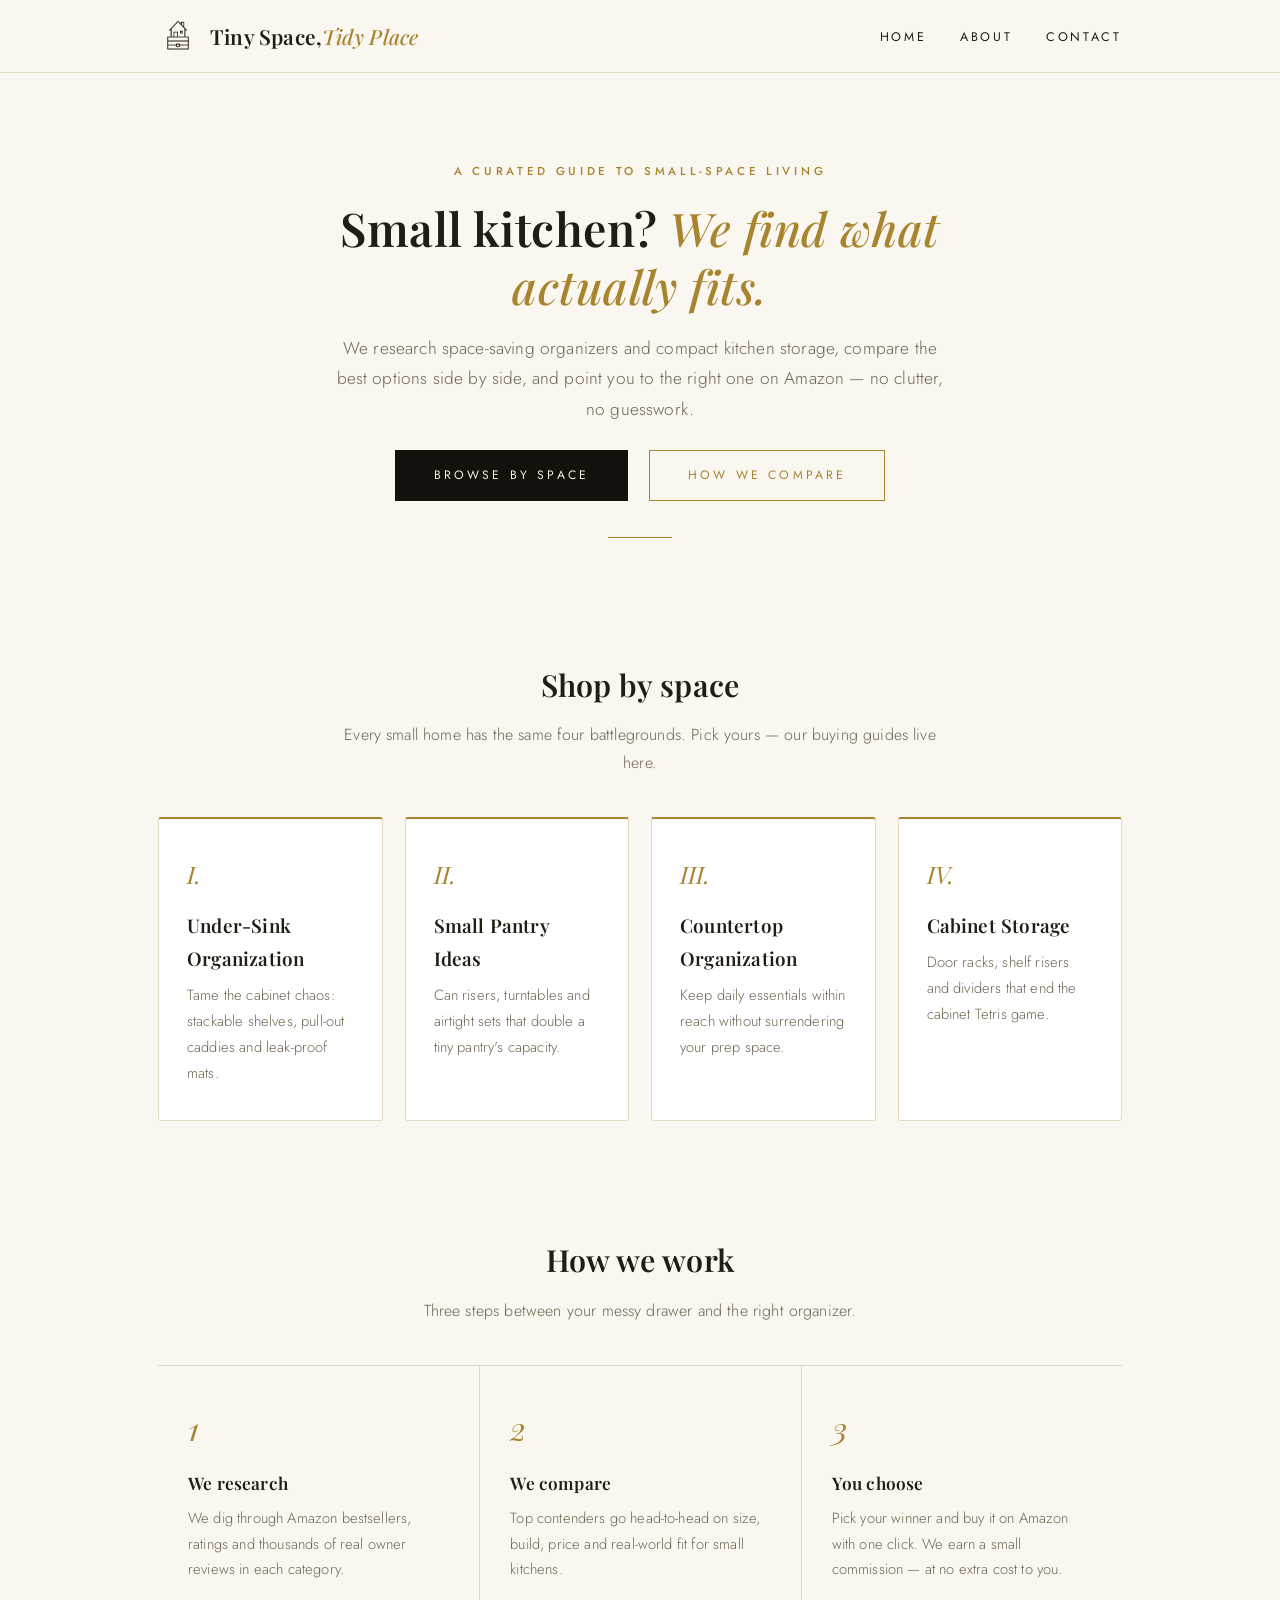
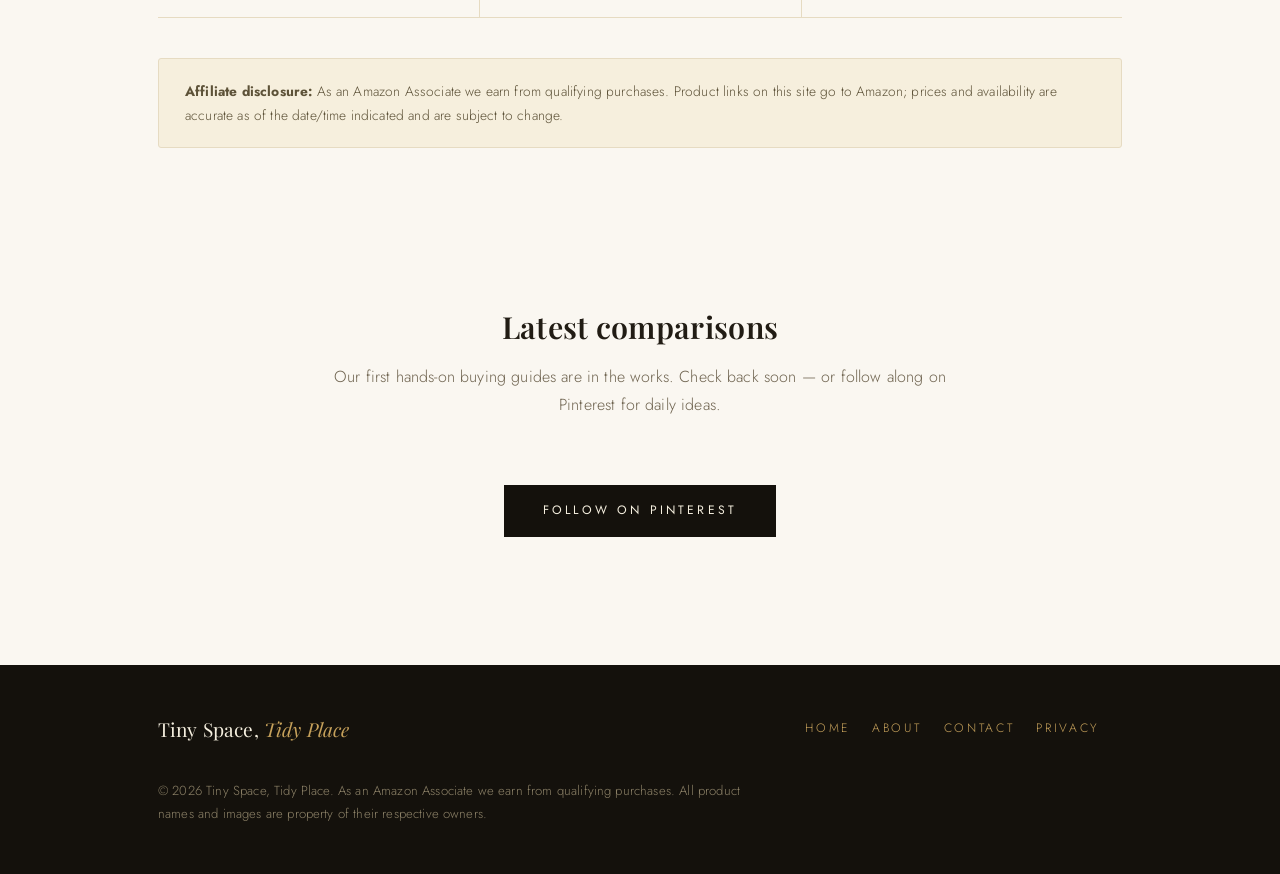
<file: index.html>
<!DOCTYPE html>
<html lang="en">
<head>
<meta charset="utf-8">
<meta name="viewport" content="width=device-width, initial-scale=1">
<meta name="p:domain_verify" content="d133c3670db0a1a59bd87dcf01fb19b2">
<link rel="preconnect" href="https://fonts.googleapis.com">
<link rel="preconnect" href="https://fonts.gstatic.com" crossorigin>
<link href="https://fonts.googleapis.com/css2?family=Playfair+Display:ital,wght@0,500;0,600;0,700;1,500;1,600&family=Jost:wght@300;400;500&display=swap" rel="stylesheet">
<title>Tiny Space, Tidy Place — Small-home organization, done beautifully</title>
<meta name="description" content="Space-saving organizers and compact kitchen storage, compared honestly so your small home works harder.">
<link rel="stylesheet" href="styles.css">
<link rel="icon" href="[data-uri]">
</head>
<body>
<header class="site-header">
  <div class="wrap">
    <a class="brand" href="index.html"><span class="logo-mark" role="img" aria-label="Tiny Space, Tidy Place logo"></span>Tiny Space, <span>Tidy Place</span></a>
    <nav class="main">
      <a href="index.html">Home</a>
      <a href="about.html">About</a>
      <a href="contact.html">Contact</a>
    </nav>
  </div>
</header>

<section class="hero">
  <div class="wrap">
    <p class="eyebrow">A curated guide to small-space living</p>
    <!-- auto-deploy-test-1132 -->
    <!-- public-repo-retest-1143 -->
    <h1>Small kitchen? <em>We find what actually fits.</em></h1>
    <p class="lead">We research space-saving organizers and compact kitchen storage, compare the best options side by side, and point you to the right one on Amazon — no clutter, no guesswork.</p>
    <a class="btn" href="#spaces">Browse by space</a>
    <a class="btn ghost" href="about.html">How we compare</a>
  </div>
</section>

<section class="section" id="spaces">
  <div class="wrap">
    <h2>Shop by space</h2>
    <p class="sub">Every small home has the same four battlegrounds. Pick yours — our buying guides live here.</p>
    <div class="cards">
      <a class="card" href="under-sink-organization.html">
        <div class="numeral">I.</div>
        <h3>Under-Sink Organization</h3>
        <p>Tame the cabinet chaos: stackable shelves, pull-out caddies and leak-proof mats.</p>
      </a>
      <a class="card" href="small-pantry-ideas.html">
        <div class="numeral">II.</div>
        <h3>Small Pantry Ideas</h3>
        <p>Can risers, turntables and airtight sets that double a tiny pantry's capacity.</p>
      </a>
      <a class="card" href="countertop-organization.html">
        <div class="numeral">III.</div>
        <h3>Countertop Organization</h3>
        <p>Keep daily essentials within reach without surrendering your prep space.</p>
      </a>
      <a class="card" href="kitchen-cabinet-storage.html">
        <div class="numeral">IV.</div>
        <h3>Cabinet Storage</h3>
        <p>Door racks, shelf risers and dividers that end the cabinet Tetris game.</p>
      </a>
    </div>
  </div>
</section>

<section class="section">
  <div class="wrap">
    <h2>How we work</h2>
    <p class="sub">Three steps between your messy drawer and the right organizer.</p>
    <div class="steps">
      <div class="step"><span class="n">1</span><h3>We research</h3><p>We dig through Amazon bestsellers, ratings and thousands of real owner reviews in each category.</p></div>
      <div class="step"><span class="n">2</span><h3>We compare</h3><p>Top contenders go head-to-head on size, build, price and real-world fit for small kitchens.</p></div>
      <div class="step"><span class="n">3</span><h3>You choose</h3><p>Pick your winner and buy it on Amazon with one click. We earn a small commission — at no extra cost to you.</p></div>
    </div>
    <div class="disclosure"><strong>Affiliate disclosure:</strong> As an Amazon Associate we earn from qualifying purchases. Product links on this site go to Amazon; prices and availability are accurate as of the date/time indicated and are subject to change.</div>
  </div>
</section>

<section class="section">
  <div class="wrap">
    <h2>Latest comparisons</h2>
    <p class="sub">Our first hands-on buying guides are in the works. Check back soon — or follow along on Pinterest for daily ideas.</p>
    <div style="text-align:center"><a class="btn" href="https://www.pinterest.com/TinySpaceTidyPlace/">Follow on Pinterest</a></div>
  </div>
</section>

<footer class="site">
  <div class="wrap">
    <div class="fbrand">Tiny Space, <span>Tidy Place</span></div>
    <nav>
      <a href="index.html">Home</a><a href="about.html">About</a><a href="contact.html">Contact</a><a href="privacy-policy.html">Privacy</a>
    </nav>
    <p>© 2026 Tiny Space, Tidy Place. As an Amazon Associate we earn from qualifying purchases. All product names and images are property of their respective owners.</p>
  </div>
</footer>
</body>
</html>
</file>
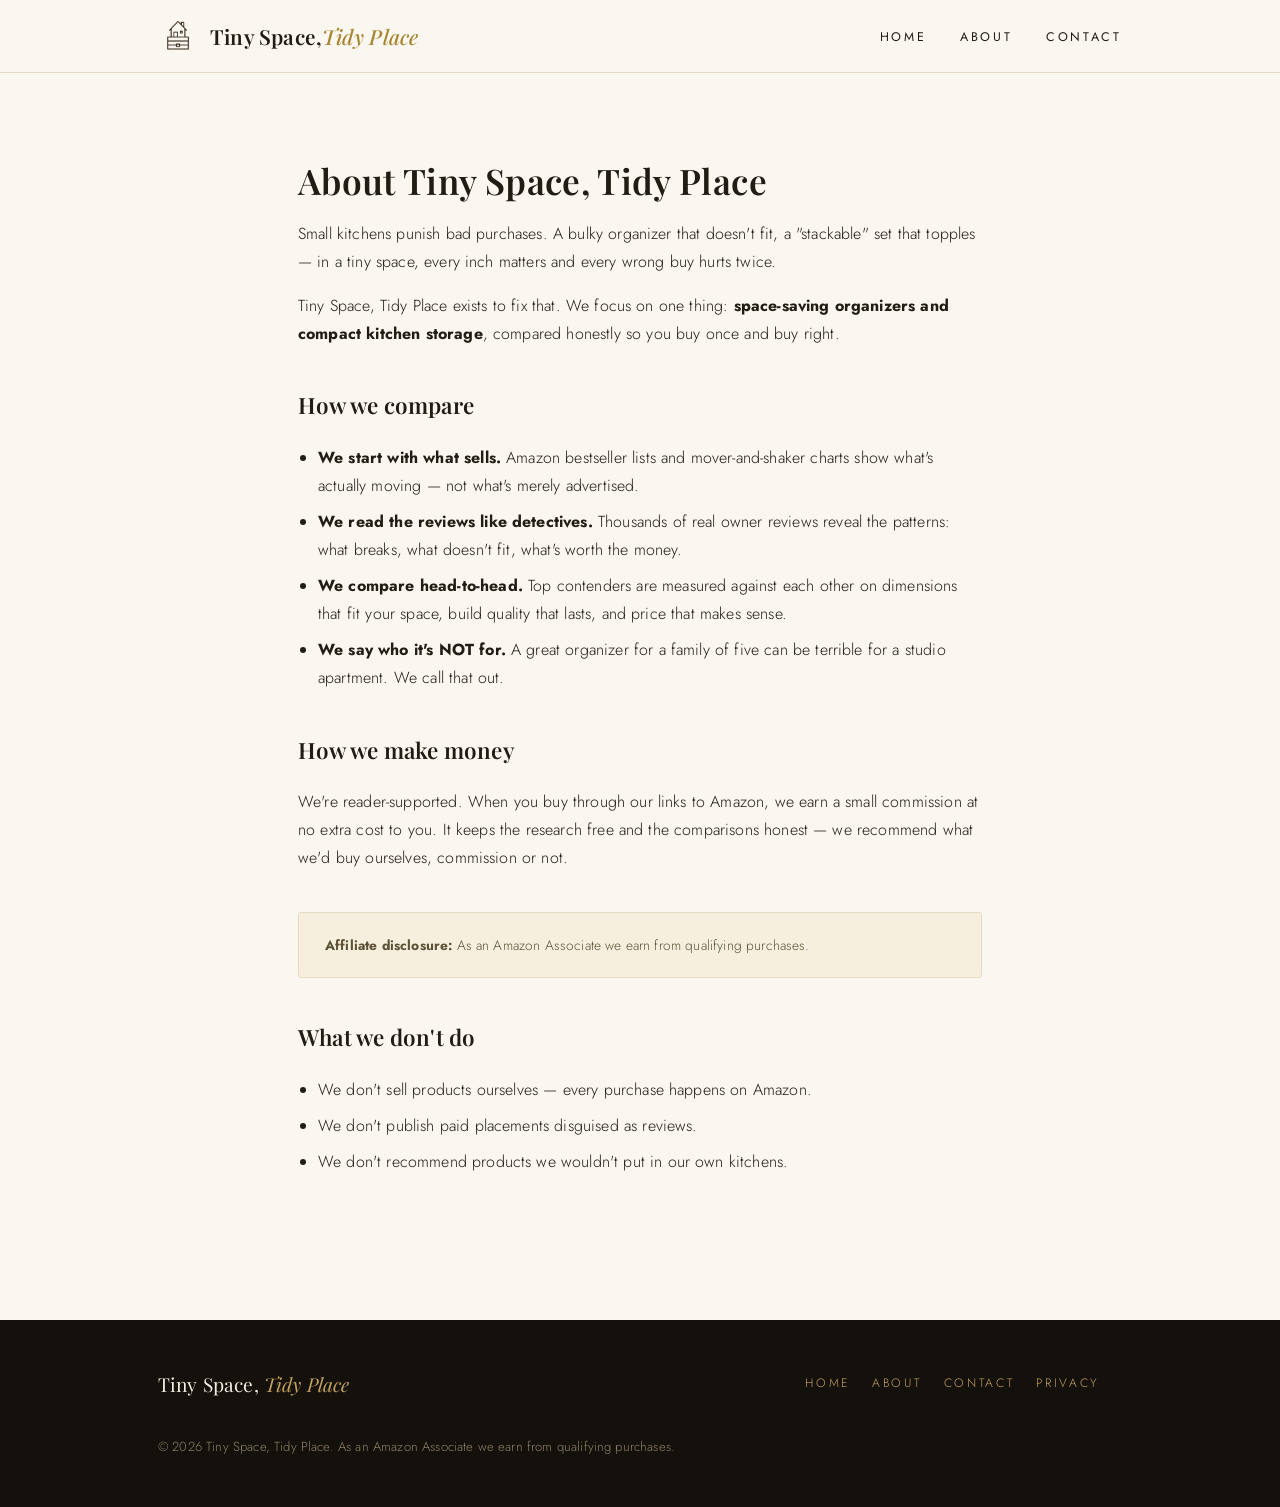
<file: about.html>
<!DOCTYPE html>
<html lang="en">
<head>
<meta charset="utf-8">
<meta name="viewport" content="width=device-width, initial-scale=1">
<link rel="preconnect" href="https://fonts.googleapis.com">
<link rel="preconnect" href="https://fonts.gstatic.com" crossorigin>
<link href="https://fonts.googleapis.com/css2?family=Playfair+Display:ital,wght@0,500;0,600;0,700;1,500;1,600&family=Jost:wght@300;400;500&display=swap" rel="stylesheet">
<title>About — Tiny Space, Tidy Place</title>
<meta name="description" content="How Tiny Space, Tidy Place researches and compares small-kitchen organizers.">
<link rel="stylesheet" href="styles.css">
<link rel="icon" href="[data-uri]">
</head>
<body>
<header class="site-header">
  <div class="wrap">
    <a class="brand" href="index.html"><span class="logo-mark" role="img" aria-label="Tiny Space, Tidy Place logo"></span>Tiny Space, <span>Tidy Place</span></a>
    <nav class="main">
      <a href="index.html">Home</a>
      <a href="about.html">About</a>
      <a href="contact.html">Contact</a>
    </nav>
  </div>
</header>

<article class="prose">
  <h1>About Tiny Space, Tidy Place</h1>
  <p>Small kitchens punish bad purchases. A bulky organizer that doesn't fit, a "stackable" set that topples — in a tiny space, every inch matters and every wrong buy hurts twice.</p>
  <p>Tiny Space, Tidy Place exists to fix that. We focus on one thing: <strong>space-saving organizers and compact kitchen storage</strong>, compared honestly so you buy once and buy right.</p>

  <h2>How we compare</h2>
  <ul>
    <li><strong>We start with what sells.</strong> Amazon bestseller lists and mover-and-shaker charts show what's actually moving — not what's merely advertised.</li>
    <li><strong>We read the reviews like detectives.</strong> Thousands of real owner reviews reveal the patterns: what breaks, what doesn't fit, what's worth the money.</li>
    <li><strong>We compare head-to-head.</strong> Top contenders are measured against each other on dimensions that fit your space, build quality that lasts, and price that makes sense.</li>
    <li><strong>We say who it's NOT for.</strong> A great organizer for a family of five can be terrible for a studio apartment. We call that out.</li>
  </ul>

  <h2>How we make money</h2>
  <p>We're reader-supported. When you buy through our links to Amazon, we earn a small commission at no extra cost to you. It keeps the research free and the comparisons honest — we recommend what we'd buy ourselves, commission or not.</p>
  <div class="disclosure"><strong>Affiliate disclosure:</strong> As an Amazon Associate we earn from qualifying purchases.</div>

  <h2>What we don't do</h2>
  <ul>
    <li>We don't sell products ourselves — every purchase happens on Amazon.</li>
    <li>We don't publish paid placements disguised as reviews.</li>
    <li>We don't recommend products we wouldn't put in our own kitchens.</li>
  </ul>
</article>

<footer class="site">
  <div class="wrap">
    <div class="fbrand">Tiny Space, <span>Tidy Place</span></div>
    <nav>
      <a href="index.html">Home</a><a href="about.html">About</a><a href="contact.html">Contact</a><a href="privacy-policy.html">Privacy</a>
    </nav>
    <p>© 2026 Tiny Space, Tidy Place. As an Amazon Associate we earn from qualifying purchases.</p>
  </div>
</footer>
</body>
</html>
</file>
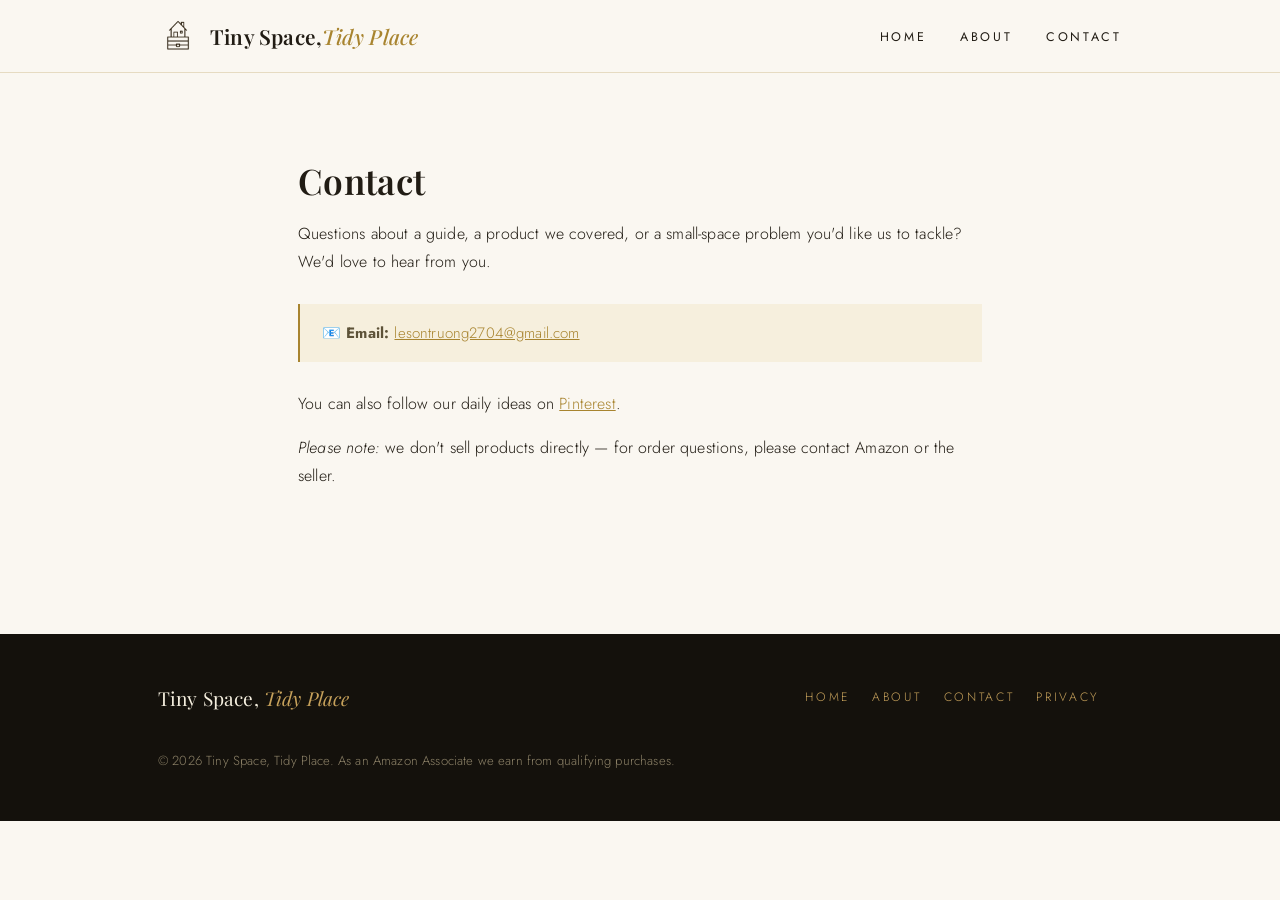
<file: contact.html>
<!DOCTYPE html>
<html lang="en">
<head>
<meta charset="utf-8">
<meta name="viewport" content="width=device-width, initial-scale=1">
<link rel="preconnect" href="https://fonts.googleapis.com">
<link rel="preconnect" href="https://fonts.gstatic.com" crossorigin>
<link href="https://fonts.googleapis.com/css2?family=Playfair+Display:ital,wght@0,500;0,600;0,700;1,500;1,600&family=Jost:wght@300;400;500&display=swap" rel="stylesheet">
<title>Contact — Tiny Space, Tidy Place</title>
<meta name="description" content="Get in touch with Tiny Space, Tidy Place.">
<link rel="stylesheet" href="styles.css">
<link rel="icon" href="[data-uri]">
</head>
<body>
<header class="site-header">
  <div class="wrap">
    <a class="brand" href="index.html"><span class="logo-mark" role="img" aria-label="Tiny Space, Tidy Place logo"></span>Tiny Space, <span>Tidy Place</span></a>
    <nav class="main">
      <a href="index.html">Home</a>
      <a href="about.html">About</a>
      <a href="contact.html">Contact</a>
    </nav>
  </div>
</header>

<article class="prose">
  <h1>Contact</h1>
  <p>Questions about a guide, a product we covered, or a small-space problem you'd like us to tackle? We'd love to hear from you.</p>
  <div class="note">📧 <strong>Email:</strong> <a href="mailto:lesontruong2704@gmail.com">lesontruong2704@gmail.com</a></div>
  <p>You can also follow our daily ideas on <a href="https://www.pinterest.com/TinySpaceTidyPlace/">Pinterest</a>.</p>
  <p><em>Please note:</em> we don't sell products directly — for order questions, please contact Amazon or the seller.</p>
</article>

<footer class="site">
  <div class="wrap">
    <div class="fbrand">Tiny Space, <span>Tidy Place</span></div>
    <nav>
      <a href="index.html">Home</a><a href="about.html">About</a><a href="contact.html">Contact</a><a href="privacy-policy.html">Privacy</a>
    </nav>
    <p>© 2026 Tiny Space, Tidy Place. As an Amazon Associate we earn from qualifying purchases.</p>
  </div>
</footer>
</body>
</html>
</file>
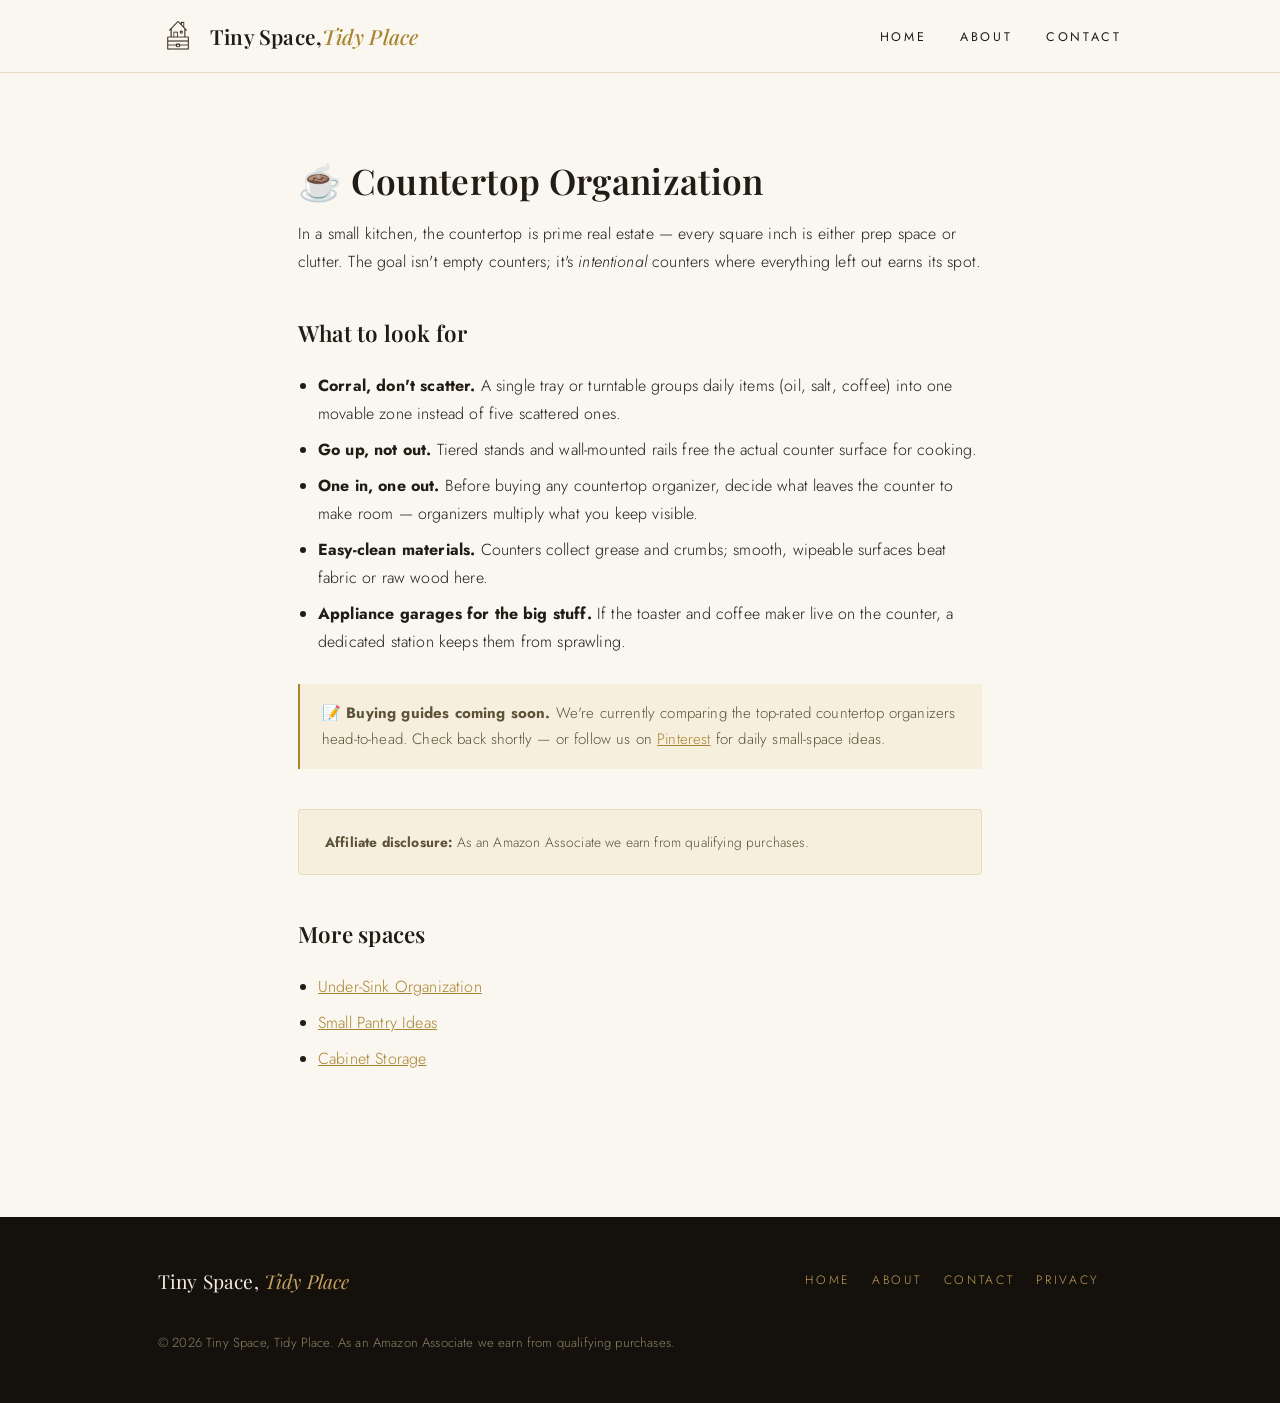
<file: countertop-organization.html>
<!DOCTYPE html>
<html lang="en">
<head>
<meta charset="utf-8">
<meta name="viewport" content="width=device-width, initial-scale=1">
<link rel="preconnect" href="https://fonts.googleapis.com">
<link rel="preconnect" href="https://fonts.gstatic.com" crossorigin>
<link href="https://fonts.googleapis.com/css2?family=Playfair+Display:ital,wght@0,500;0,600;0,700;1,500;1,600&family=Jost:wght@300;400;500&display=swap" rel="stylesheet">
<title>Countertop Organization — Tiny Space, Tidy Place</title>
<meta name="description" content="Compare the best countertop organizers for small kitchens: keep daily essentials handy without losing prep space.">
<link rel="stylesheet" href="styles.css">
<link rel="icon" href="[data-uri]">
</head>
<body>
<header class="site-header">
  <div class="wrap">
    <a class="brand" href="index.html"><span class="logo-mark" role="img" aria-label="Tiny Space, Tidy Place logo"></span>Tiny Space, <span>Tidy Place</span></a>
    <nav class="main">
      <a href="index.html">Home</a>
      <a href="about.html">About</a>
      <a href="contact.html">Contact</a>
    </nav>
  </div>
</header>

<article class="prose">
  <h1>☕ Countertop Organization</h1>
  <p>In a small kitchen, the countertop is prime real estate — every square inch is either prep space or clutter. The goal isn't empty counters; it's <em>intentional</em> counters where everything left out earns its spot.</p>

  <h2>What to look for</h2>
  <ul>
    <li><strong>Corral, don't scatter.</strong> A single tray or turntable groups daily items (oil, salt, coffee) into one movable zone instead of five scattered ones.</li>
    <li><strong>Go up, not out.</strong> Tiered stands and wall-mounted rails free the actual counter surface for cooking.</li>
    <li><strong>One in, one out.</strong> Before buying any countertop organizer, decide what leaves the counter to make room — organizers multiply what you keep visible.</li>
    <li><strong>Easy-clean materials.</strong> Counters collect grease and crumbs; smooth, wipeable surfaces beat fabric or raw wood here.</li>
    <li><strong>Appliance garages for the big stuff.</strong> If the toaster and coffee maker live on the counter, a dedicated station keeps them from sprawling.</li>
  </ul>

  <div class="note">📝 <strong>Buying guides coming soon.</strong> We're currently comparing the top-rated countertop organizers head-to-head. Check back shortly — or follow us on <a href="https://www.pinterest.com/TinySpaceTidyPlace/">Pinterest</a> for daily small-space ideas.</div>
  <div class="disclosure"><strong>Affiliate disclosure:</strong> As an Amazon Associate we earn from qualifying purchases.</div>

  <h2>More spaces</h2>
  <ul>
    <li><a href="under-sink-organization.html">Under-Sink Organization</a></li>
    <li><a href="small-pantry-ideas.html">Small Pantry Ideas</a></li>
    <li><a href="kitchen-cabinet-storage.html">Cabinet Storage</a></li>
  </ul>
</article>

<footer class="site">
  <div class="wrap">
    <div class="fbrand">Tiny Space, <span>Tidy Place</span></div>
    <nav>
      <a href="index.html">Home</a><a href="about.html">About</a><a href="contact.html">Contact</a><a href="privacy-policy.html">Privacy</a>
    </nav>
    <p>© 2026 Tiny Space, Tidy Place. As an Amazon Associate we earn from qualifying purchases.</p>
  </div>
</footer>
</body>
</html>
</file>
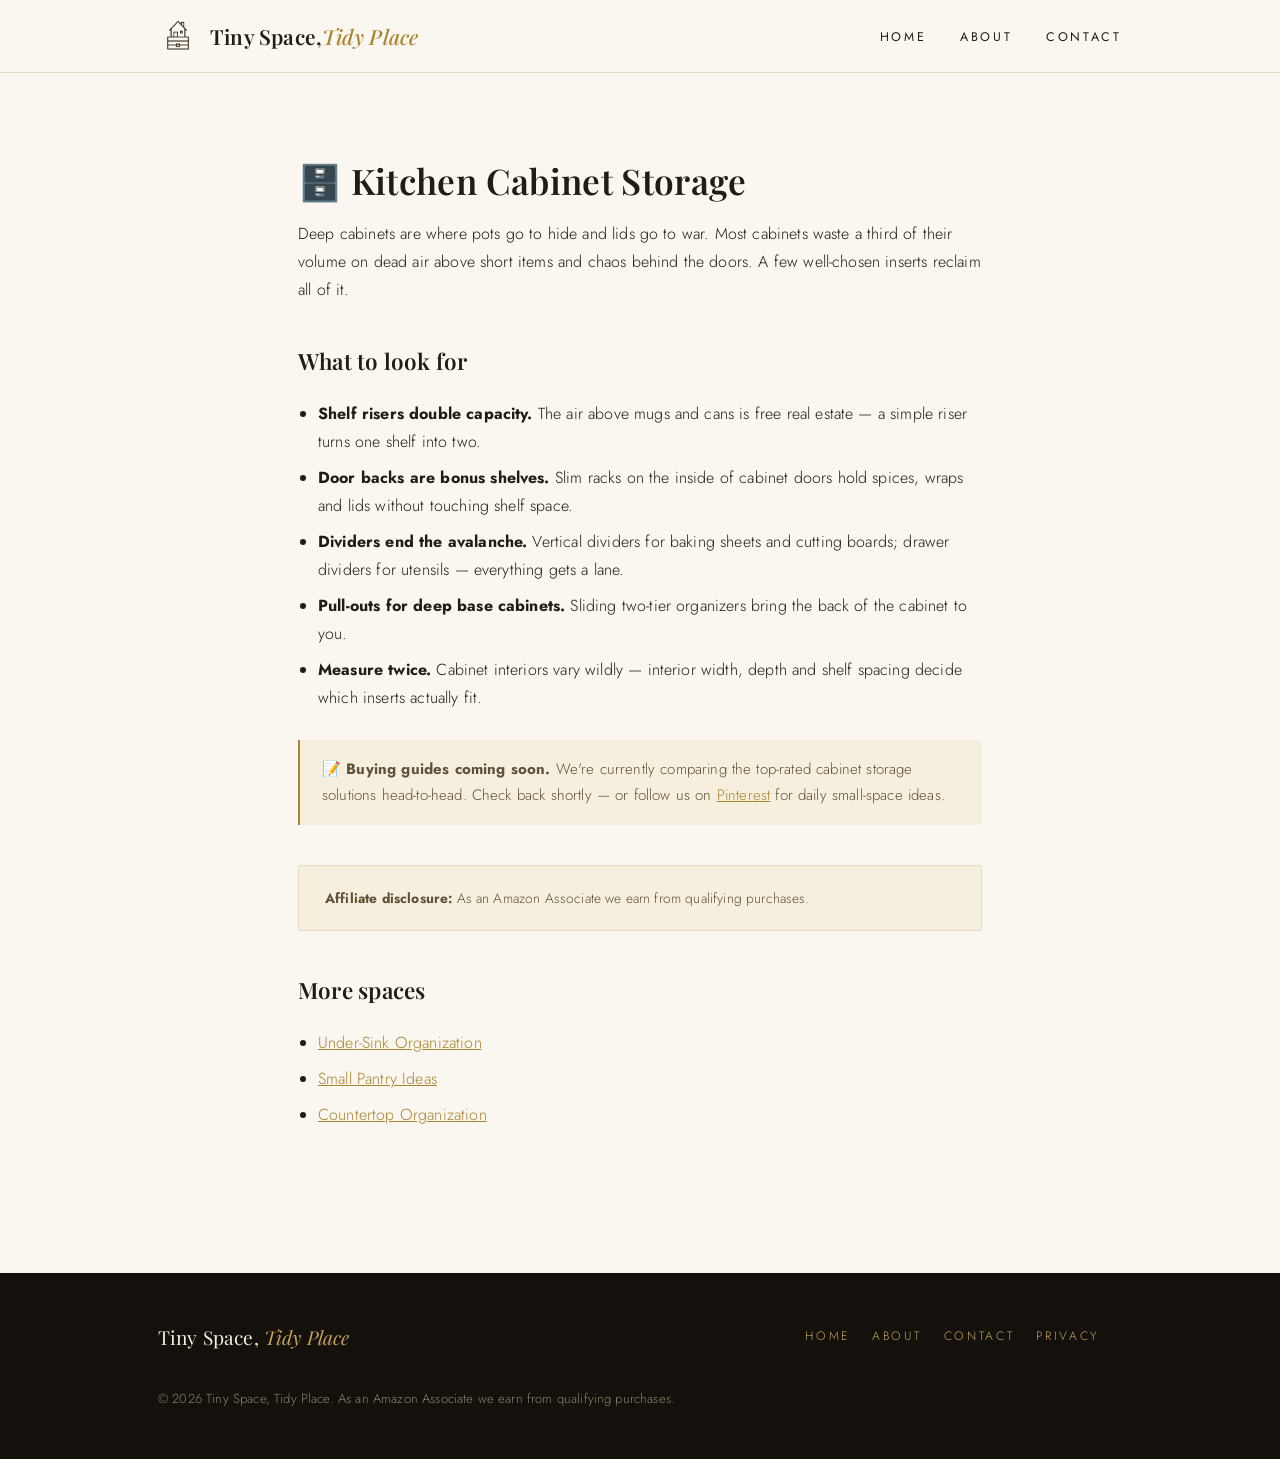
<file: kitchen-cabinet-storage.html>
<!DOCTYPE html>
<html lang="en">
<head>
<meta charset="utf-8">
<meta name="viewport" content="width=device-width, initial-scale=1">
<link rel="preconnect" href="https://fonts.googleapis.com">
<link rel="preconnect" href="https://fonts.gstatic.com" crossorigin>
<link href="https://fonts.googleapis.com/css2?family=Playfair+Display:ital,wght@0,500;0,600;0,700;1,500;1,600&family=Jost:wght@300;400;500&display=swap" rel="stylesheet">
<title>Kitchen Cabinet Storage — Tiny Space, Tidy Place</title>
<meta name="description" content="Compare the best kitchen cabinet storage: door racks, shelf risers, dividers and pull-out organizers for small kitchens.">
<link rel="stylesheet" href="styles.css">
<link rel="icon" href="[data-uri]">
</head>
<body>
<header class="site-header">
  <div class="wrap">
    <a class="brand" href="index.html"><span class="logo-mark" role="img" aria-label="Tiny Space, Tidy Place logo"></span>Tiny Space, <span>Tidy Place</span></a>
    <nav class="main">
      <a href="index.html">Home</a>
      <a href="about.html">About</a>
      <a href="contact.html">Contact</a>
    </nav>
  </div>
</header>

<article class="prose">
  <h1>🗄️ Kitchen Cabinet Storage</h1>
  <p>Deep cabinets are where pots go to hide and lids go to war. Most cabinets waste a third of their volume on dead air above short items and chaos behind the doors. A few well-chosen inserts reclaim all of it.</p>

  <h2>What to look for</h2>
  <ul>
    <li><strong>Shelf risers double capacity.</strong> The air above mugs and cans is free real estate — a simple riser turns one shelf into two.</li>
    <li><strong>Door backs are bonus shelves.</strong> Slim racks on the inside of cabinet doors hold spices, wraps and lids without touching shelf space.</li>
    <li><strong>Dividers end the avalanche.</strong> Vertical dividers for baking sheets and cutting boards; drawer dividers for utensils — everything gets a lane.</li>
    <li><strong>Pull-outs for deep base cabinets.</strong> Sliding two-tier organizers bring the back of the cabinet to you.</li>
    <li><strong>Measure twice.</strong> Cabinet interiors vary wildly — interior width, depth and shelf spacing decide which inserts actually fit.</li>
  </ul>

  <div class="note">📝 <strong>Buying guides coming soon.</strong> We're currently comparing the top-rated cabinet storage solutions head-to-head. Check back shortly — or follow us on <a href="https://www.pinterest.com/TinySpaceTidyPlace/">Pinterest</a> for daily small-space ideas.</div>
  <div class="disclosure"><strong>Affiliate disclosure:</strong> As an Amazon Associate we earn from qualifying purchases.</div>

  <h2>More spaces</h2>
  <ul>
    <li><a href="under-sink-organization.html">Under-Sink Organization</a></li>
    <li><a href="small-pantry-ideas.html">Small Pantry Ideas</a></li>
    <li><a href="countertop-organization.html">Countertop Organization</a></li>
  </ul>
</article>

<footer class="site">
  <div class="wrap">
    <div class="fbrand">Tiny Space, <span>Tidy Place</span></div>
    <nav>
      <a href="index.html">Home</a><a href="about.html">About</a><a href="contact.html">Contact</a><a href="privacy-policy.html">Privacy</a>
    </nav>
    <p>© 2026 Tiny Space, Tidy Place. As an Amazon Associate we earn from qualifying purchases.</p>
  </div>
</footer>
</body>
</html>
</file>
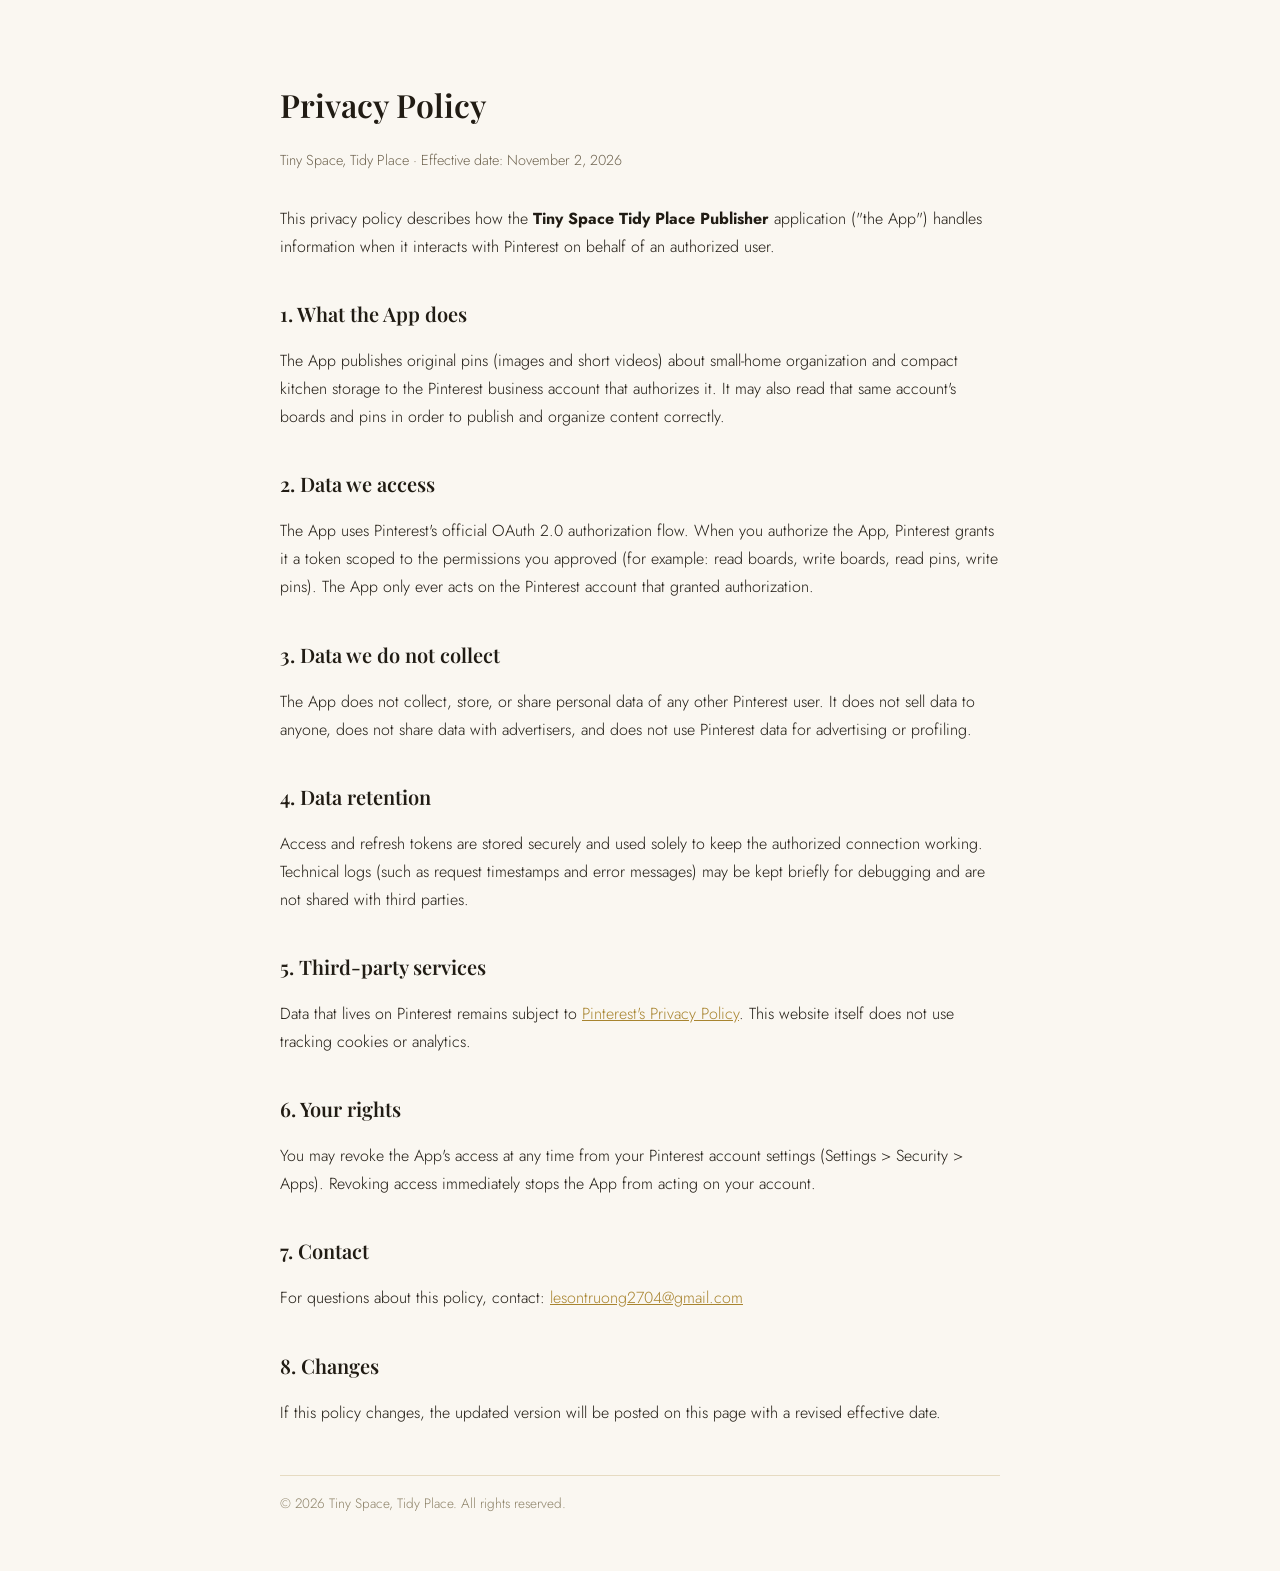
<file: privacy-policy.html>
<!DOCTYPE html>
<html lang="en">
<head>
<meta charset="utf-8">
<meta name="viewport" content="width=device-width, initial-scale=1">
<link rel="preconnect" href="https://fonts.googleapis.com">
<link rel="preconnect" href="https://fonts.gstatic.com" crossorigin>
<link href="https://fonts.googleapis.com/css2?family=Playfair+Display:ital,wght@0,500;0,600;0,700;1,500;1,600&family=Jost:wght@300;400;500&display=swap" rel="stylesheet">
<title>Privacy Policy — Tiny Space, Tidy Place</title>
<meta name="description" content="Privacy policy for the Tiny Space Tidy Place Publisher app.">
<style>
  body{font-family:'Jost','Avenir Next','Segoe UI',Arial,sans-serif;max-width:720px;margin:0 auto;padding:56px 28px;color:#211C14;line-height:1.75;background:#FAF7F1;font-weight:300}
  h1{font-family:'Playfair Display',Georgia,serif;font-size:2rem;margin-bottom:.2rem;font-weight:600}
  h2{font-family:'Playfair Display',Georgia,serif;font-size:1.25rem;margin:2.2rem 0 .5rem;font-weight:600}
  .meta{color:#6F6450;font-size:.9rem;margin-bottom:2rem}
  a{color:#A8842F}
  footer{margin-top:3rem;font-size:.85rem;color:#8d8268;border-top:1px solid #E6DBC2;padding-top:1rem}
</style>
</head>
<body>
<h1>Privacy Policy</h1>
<p class="meta">Tiny Space, Tidy Place &middot; Effective date: November 2, 2026</p>

<p>This privacy policy describes how the <strong>Tiny Space Tidy Place Publisher</strong> application ("the App") handles information when it interacts with Pinterest on behalf of an authorized user.</p>

<h2>1. What the App does</h2>
<p>The App publishes original pins (images and short videos) about small-home organization and compact kitchen storage to the Pinterest business account that authorizes it. It may also read that same account's boards and pins in order to publish and organize content correctly.</p>

<h2>2. Data we access</h2>
<p>The App uses Pinterest's official OAuth 2.0 authorization flow. When you authorize the App, Pinterest grants it a token scoped to the permissions you approved (for example: read boards, write boards, read pins, write pins). The App only ever acts on the Pinterest account that granted authorization.</p>

<h2>3. Data we do not collect</h2>
<p>The App does not collect, store, or share personal data of any other Pinterest user. It does not sell data to anyone, does not share data with advertisers, and does not use Pinterest data for advertising or profiling.</p>

<h2>4. Data retention</h2>
<p>Access and refresh tokens are stored securely and used solely to keep the authorized connection working. Technical logs (such as request timestamps and error messages) may be kept briefly for debugging and are not shared with third parties.</p>

<h2>5. Third-party services</h2>
<p>Data that lives on Pinterest remains subject to <a href="https://policy.pinterest.com/privacy-policy">Pinterest's Privacy Policy</a>. This website itself does not use tracking cookies or analytics.</p>

<h2>6. Your rights</h2>
<p>You may revoke the App's access at any time from your Pinterest account settings (Settings &gt; Security &gt; Apps). Revoking access immediately stops the App from acting on your account.</p>

<h2>7. Contact</h2>
<p>For questions about this policy, contact: <a href="mailto:lesontruong2704@gmail.com">lesontruong2704@gmail.com</a></p>

<h2>8. Changes</h2>
<p>If this policy changes, the updated version will be posted on this page with a revised effective date.</p>

<footer>&copy; 2026 Tiny Space, Tidy Place. All rights reserved.</footer>
</body>
</html>
</file>
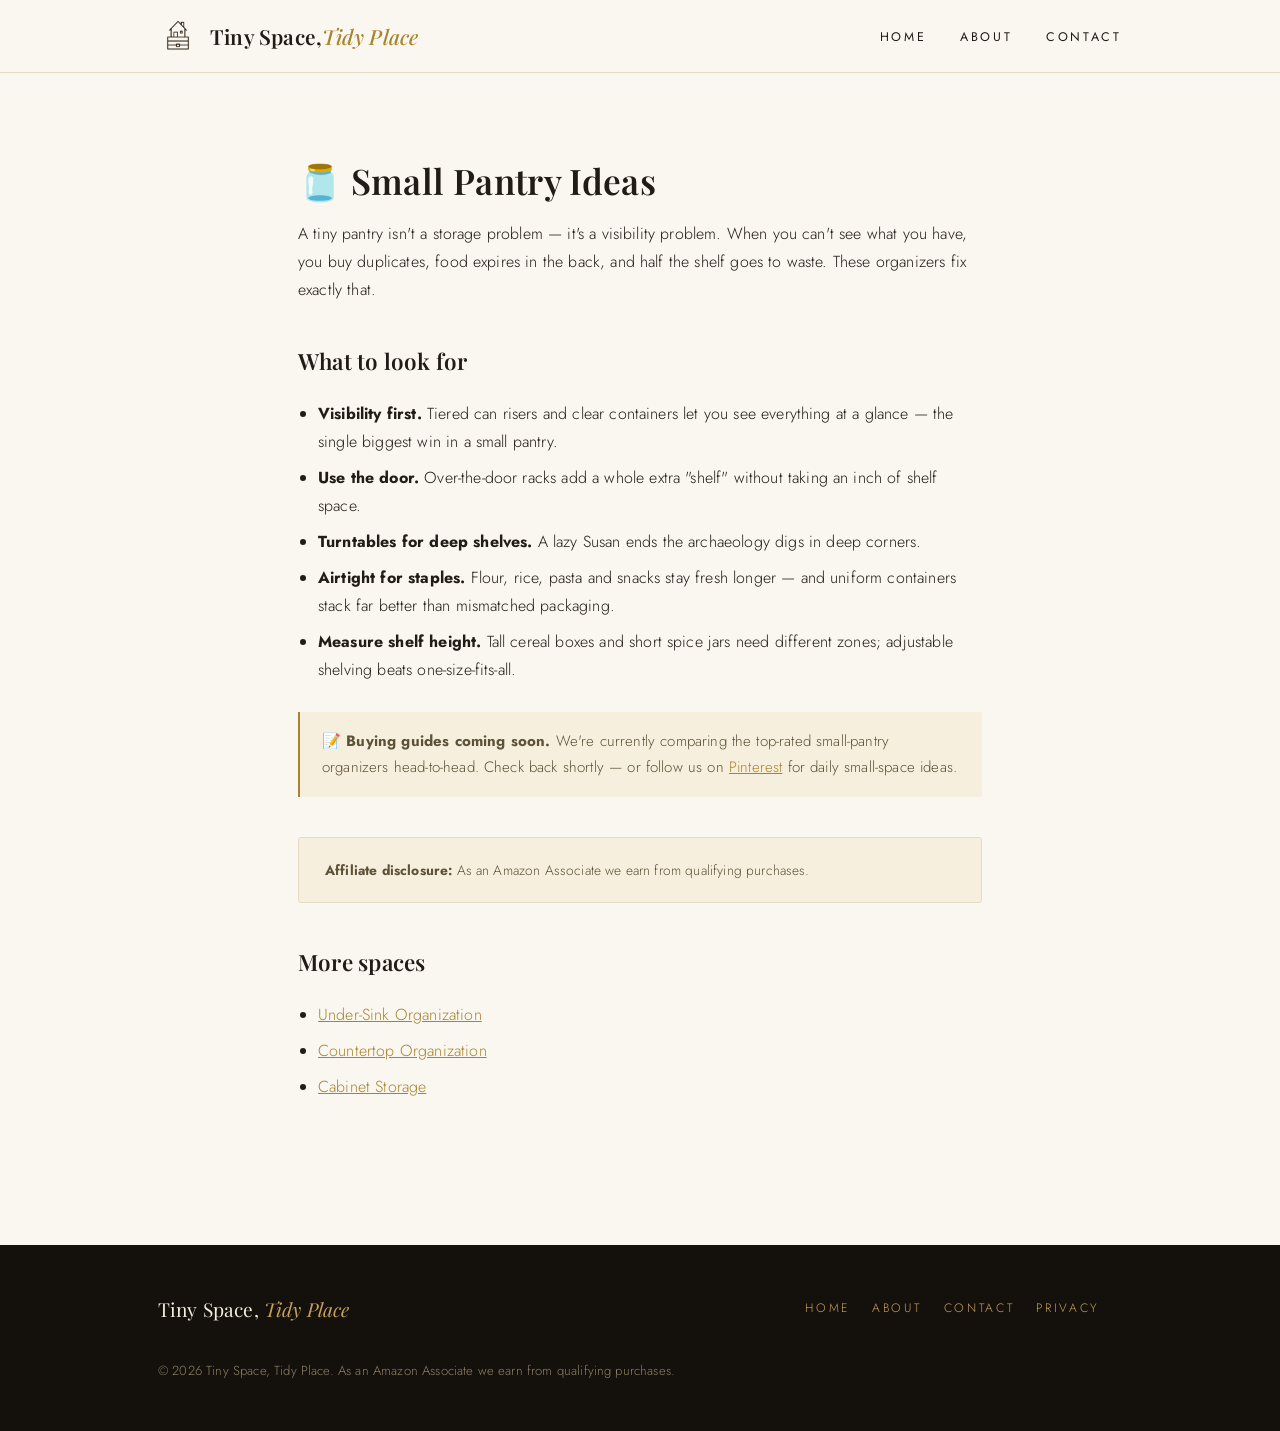
<file: small-pantry-ideas.html>
<!DOCTYPE html>
<html lang="en">
<head>
<meta charset="utf-8">
<meta name="viewport" content="width=device-width, initial-scale=1">
<link rel="preconnect" href="https://fonts.googleapis.com">
<link rel="preconnect" href="https://fonts.gstatic.com" crossorigin>
<link href="https://fonts.googleapis.com/css2?family=Playfair+Display:ital,wght@0,500;0,600;0,700;1,500;1,600&family=Jost:wght@300;400;500&display=swap" rel="stylesheet">
<title>Small Pantry Ideas — Tiny Space, Tidy Place</title>
<meta name="description" content="Compare the best small-pantry organizers: can risers, turntables, airtight container sets and door racks.">
<link rel="stylesheet" href="styles.css">
<link rel="icon" href="[data-uri]">
</head>
<body>
<header class="site-header">
  <div class="wrap">
    <a class="brand" href="index.html"><span class="logo-mark" role="img" aria-label="Tiny Space, Tidy Place logo"></span>Tiny Space, <span>Tidy Place</span></a>
    <nav class="main">
      <a href="index.html">Home</a>
      <a href="about.html">About</a>
      <a href="contact.html">Contact</a>
    </nav>
  </div>
</header>

<article class="prose">
  <h1>🫙 Small Pantry Ideas</h1>
  <p>A tiny pantry isn't a storage problem — it's a visibility problem. When you can't see what you have, you buy duplicates, food expires in the back, and half the shelf goes to waste. These organizers fix exactly that.</p>

  <h2>What to look for</h2>
  <ul>
    <li><strong>Visibility first.</strong> Tiered can risers and clear containers let you see everything at a glance — the single biggest win in a small pantry.</li>
    <li><strong>Use the door.</strong> Over-the-door racks add a whole extra "shelf" without taking an inch of shelf space.</li>
    <li><strong>Turntables for deep shelves.</strong> A lazy Susan ends the archaeology digs in deep corners.</li>
    <li><strong>Airtight for staples.</strong> Flour, rice, pasta and snacks stay fresh longer — and uniform containers stack far better than mismatched packaging.</li>
    <li><strong>Measure shelf height.</strong> Tall cereal boxes and short spice jars need different zones; adjustable shelving beats one-size-fits-all.</li>
  </ul>

  <div class="note">📝 <strong>Buying guides coming soon.</strong> We're currently comparing the top-rated small-pantry organizers head-to-head. Check back shortly — or follow us on <a href="https://www.pinterest.com/TinySpaceTidyPlace/">Pinterest</a> for daily small-space ideas.</div>
  <div class="disclosure"><strong>Affiliate disclosure:</strong> As an Amazon Associate we earn from qualifying purchases.</div>

  <h2>More spaces</h2>
  <ul>
    <li><a href="under-sink-organization.html">Under-Sink Organization</a></li>
    <li><a href="countertop-organization.html">Countertop Organization</a></li>
    <li><a href="kitchen-cabinet-storage.html">Cabinet Storage</a></li>
  </ul>
</article>

<footer class="site">
  <div class="wrap">
    <div class="fbrand">Tiny Space, <span>Tidy Place</span></div>
    <nav>
      <a href="index.html">Home</a><a href="about.html">About</a><a href="contact.html">Contact</a><a href="privacy-policy.html">Privacy</a>
    </nav>
    <p>© 2026 Tiny Space, Tidy Place. As an Amazon Associate we earn from qualifying purchases.</p>
  </div>
</footer>
</body>
</html>
</file>
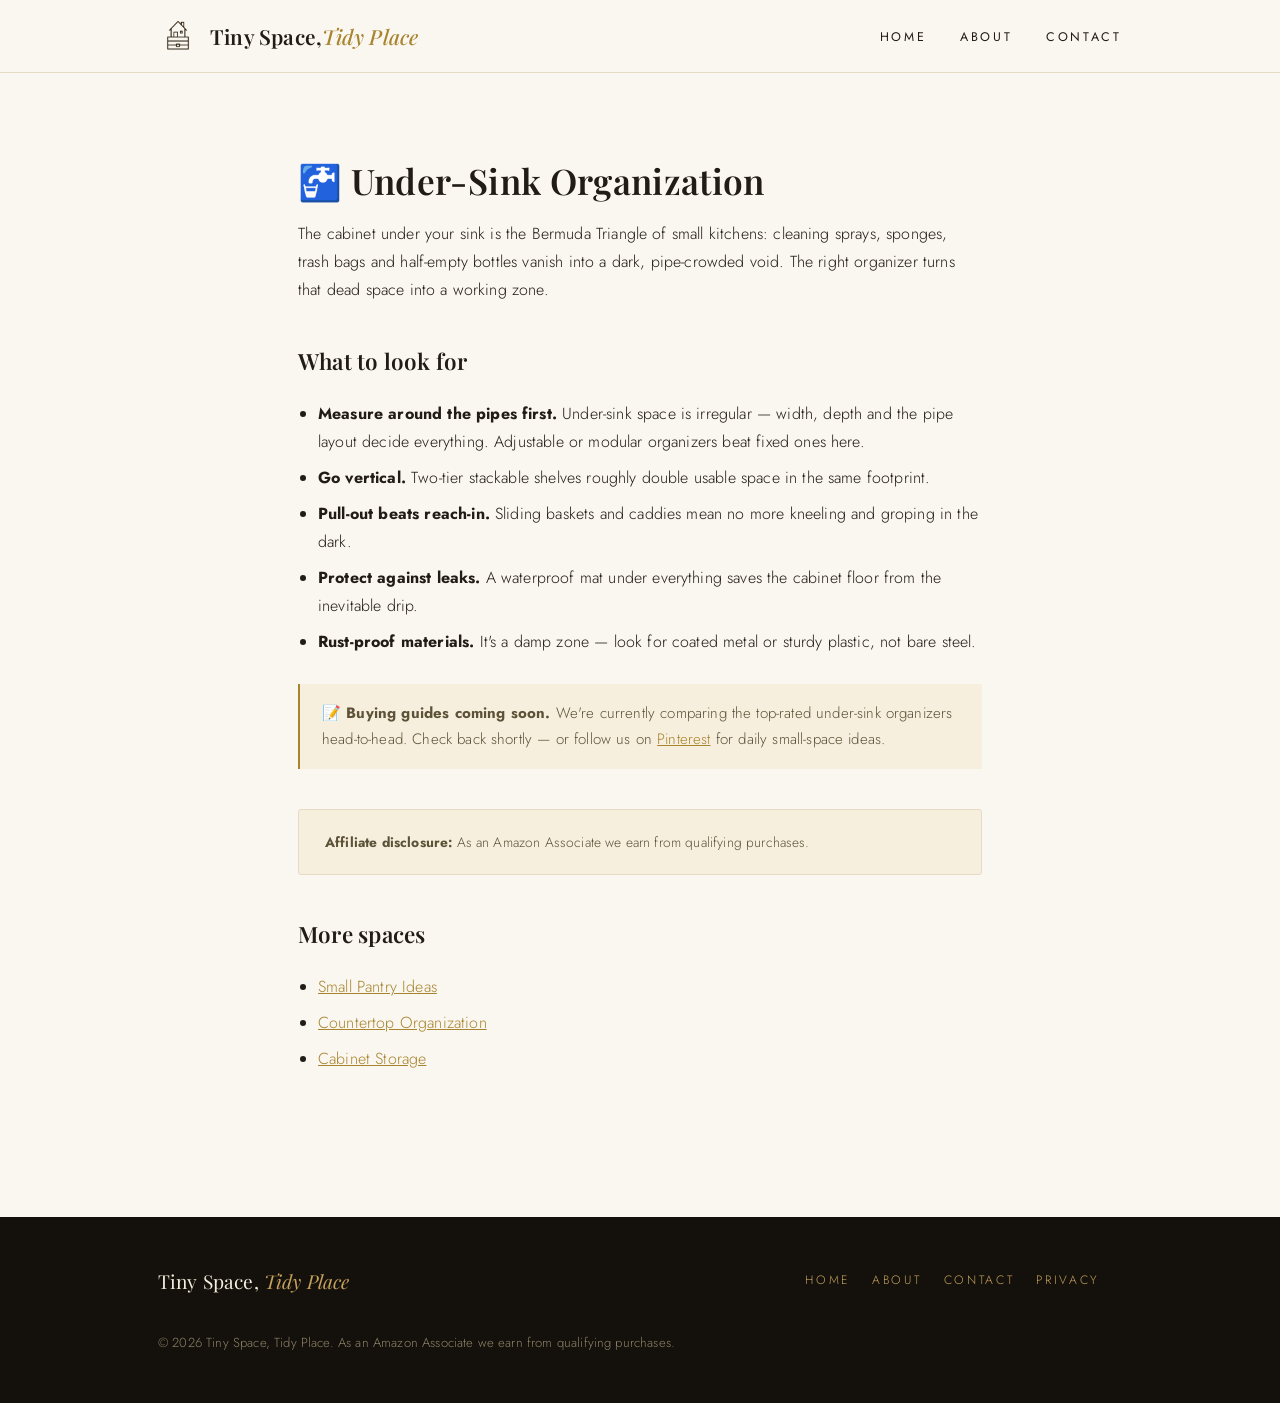
<file: under-sink-organization.html>
<!DOCTYPE html>
<html lang="en">
<head>
<meta charset="utf-8">
<meta name="viewport" content="width=device-width, initial-scale=1">
<link rel="preconnect" href="https://fonts.googleapis.com">
<link rel="preconnect" href="https://fonts.gstatic.com" crossorigin>
<link href="https://fonts.googleapis.com/css2?family=Playfair+Display:ital,wght@0,500;0,600;0,700;1,500;1,600&family=Jost:wght@300;400;500&display=swap" rel="stylesheet">
<title>Under-Sink Organization — Tiny Space, Tidy Place</title>
<meta name="description" content="Compare the best under-sink organizers for small kitchens: stackable shelves, pull-out caddies and leak-proof mats.">
<link rel="stylesheet" href="styles.css">
<link rel="icon" href="[data-uri]">
</head>
<body>
<header class="site-header">
  <div class="wrap">
    <a class="brand" href="index.html"><span class="logo-mark" role="img" aria-label="Tiny Space, Tidy Place logo"></span>Tiny Space, <span>Tidy Place</span></a>
    <nav class="main">
      <a href="index.html">Home</a>
      <a href="about.html">About</a>
      <a href="contact.html">Contact</a>
    </nav>
  </div>
</header>

<article class="prose">
  <h1>🚰 Under-Sink Organization</h1>
  <p>The cabinet under your sink is the Bermuda Triangle of small kitchens: cleaning sprays, sponges, trash bags and half-empty bottles vanish into a dark, pipe-crowded void. The right organizer turns that dead space into a working zone.</p>

  <h2>What to look for</h2>
  <ul>
    <li><strong>Measure around the pipes first.</strong> Under-sink space is irregular — width, depth and the pipe layout decide everything. Adjustable or modular organizers beat fixed ones here.</li>
    <li><strong>Go vertical.</strong> Two-tier stackable shelves roughly double usable space in the same footprint.</li>
    <li><strong>Pull-out beats reach-in.</strong> Sliding baskets and caddies mean no more kneeling and groping in the dark.</li>
    <li><strong>Protect against leaks.</strong> A waterproof mat under everything saves the cabinet floor from the inevitable drip.</li>
    <li><strong>Rust-proof materials.</strong> It's a damp zone — look for coated metal or sturdy plastic, not bare steel.</li>
  </ul>

  <div class="note">📝 <strong>Buying guides coming soon.</strong> We're currently comparing the top-rated under-sink organizers head-to-head. Check back shortly — or follow us on <a href="https://www.pinterest.com/TinySpaceTidyPlace/">Pinterest</a> for daily small-space ideas.</div>
  <div class="disclosure"><strong>Affiliate disclosure:</strong> As an Amazon Associate we earn from qualifying purchases.</div>

  <h2>More spaces</h2>
  <ul>
    <li><a href="small-pantry-ideas.html">Small Pantry Ideas</a></li>
    <li><a href="countertop-organization.html">Countertop Organization</a></li>
    <li><a href="kitchen-cabinet-storage.html">Cabinet Storage</a></li>
  </ul>
</article>

<footer class="site">
  <div class="wrap">
    <div class="fbrand">Tiny Space, <span>Tidy Place</span></div>
    <nav>
      <a href="index.html">Home</a><a href="about.html">About</a><a href="contact.html">Contact</a><a href="privacy-policy.html">Privacy</a>
    </nav>
    <p>© 2026 Tiny Space, Tidy Place. As an Amazon Associate we earn from qualifying purchases.</p>
  </div>
</footer>
</body>
</html>
</file>
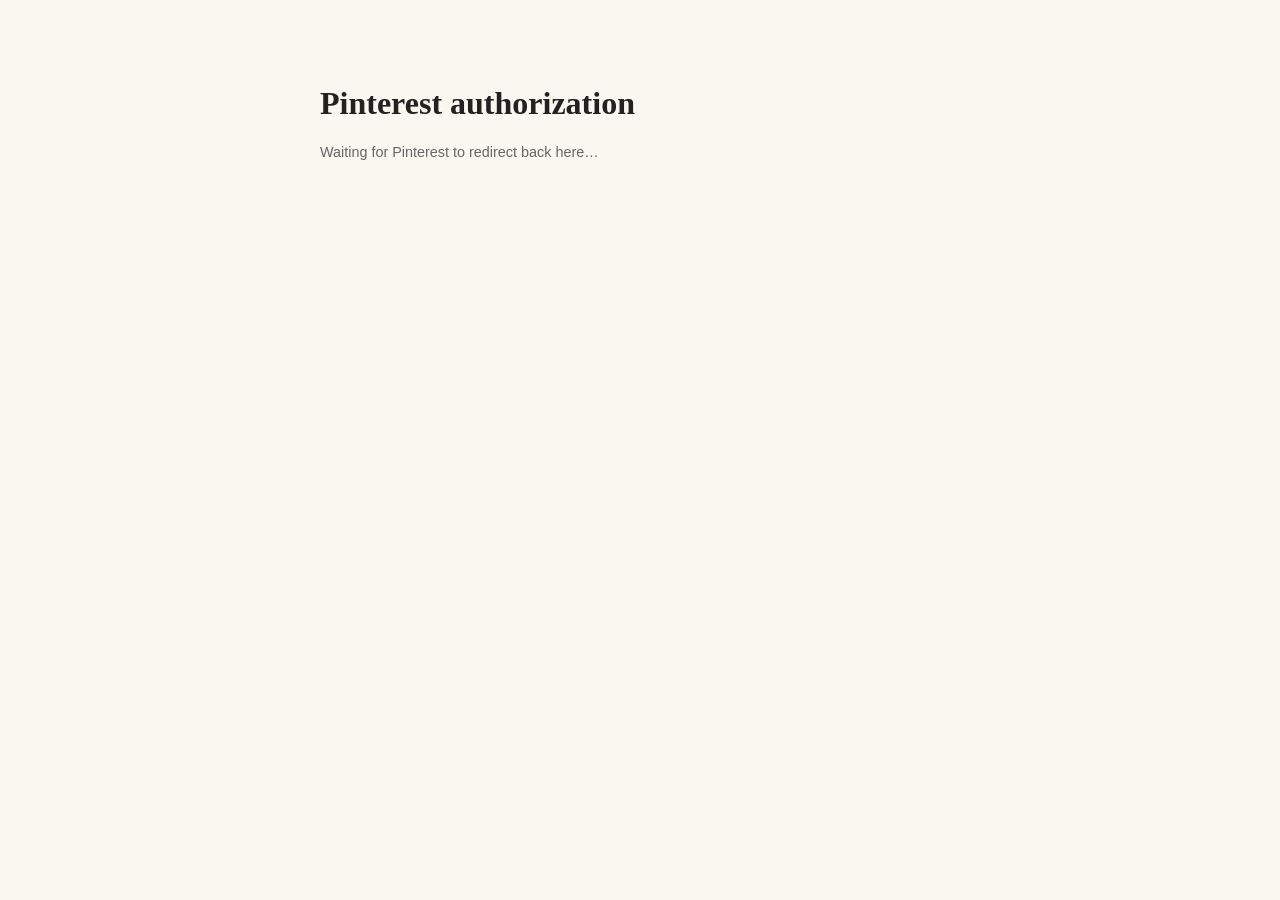
<file: pinterest/callback.html>
<!DOCTYPE html>
<html lang="en">
<head>
<meta charset="utf-8">
<meta name="viewport" content="width=device-width, initial-scale=1">
<title>Authorization Code — Tiny Space, Tidy Place</title>
<style>
  body{font-family:Arial,Helvetica,sans-serif;background:#FAF7F1;color:#222;margin:0}
  .wrap{max-width:640px;margin:0 auto;padding:64px 24px}
  h1{font-family:'Playfair Display',Georgia,serif}
  .codebox{background:#fff;border:2px solid #A8842F;border-radius:12px;padding:20px;word-break:break-all;font-family:monospace;margin:16px 0}
  .ok{color:#A8842F;font-weight:bold}
  .err{color:#b91c1c;font-weight:bold}
  button{padding:10px 22px;border-radius:999px;border:none;background:#A8842F;color:#fff;cursor:pointer;font-size:.95rem}
  .hint{color:#666;font-size:.9rem}
</style>
</head>
<body>
<div class="wrap">
  <h1>Pinterest authorization</h1>
  <div id="out"><p class="hint">Waiting for Pinterest to redirect back here…</p></div>
</div>
<script>
(function(){
  var p = new URLSearchParams(window.location.search);
  var out = document.getElementById('out');
  var code = p.get('code'), err = p.get('error'), state = p.get('state');
  if (code) {
    out.innerHTML = '<p class="ok">Got it! Copy your authorization code below:</p>'
      + '<div class="codebox" id="cb">'+code.replace(/</g,'&lt;')+'</div>'
      + '<button onclick="navigator.clipboard.writeText(document.getElementById(\'cb\').textContent);this.textContent=\'Copied!\'">Copy code</button>'
      + (state ? '<p class="hint">state: '+state.replace(/</g,'&lt;')+'</p>' : '')
      + '<p class="hint">This code expires in about 10 minutes. Exchange it for an access token right away.</p>';
  } else if (err) {
    out.innerHTML = '<p class="err">Authorization failed: '+err.replace(/</g,'&lt;')+'</p><p class="hint">'+(p.get('error_description')||'').replace(/</g,'&lt;')+'</p>';
  }
})();
</script>
</body>
</html>
</file>
<file: styles.css>
/* Tiny Space, Tidy Place — luxury identity */
:root{
  --ivory:#FAF7F1; --paper:#FFFFFF;
  --ink:#211C14; --muted:#6F6450;
  --gold:#A8842F; --gold-bright:#C6A15B;
  --charcoal:#14110C; --line:#E6DBC2; --line-soft:#F0E8D4;
}
*{box-sizing:border-box}
body{font-family:'Jost','Avenir Next','Segoe UI',Arial,sans-serif;margin:0;background:var(--ivory);color:var(--ink);line-height:1.75;font-weight:300;letter-spacing:.01em}
.wrap{max-width:1020px;margin:0 auto;padding:0 28px}
a{color:var(--gold)}
h1,h2,h3,.brand{font-family:'Playfair Display',Georgia,'Times New Roman',serif;font-weight:600;letter-spacing:.01em}
::selection{background:var(--gold-bright);color:#fff}
/* eyebrow label */
.eyebrow{font-family:'Jost',Arial,sans-serif;font-size:.72rem;letter-spacing:.32em;text-transform:uppercase;color:var(--gold);font-weight:500;margin:0 0 18px}
/* header */
.site-header{background:var(--ivory);border-bottom:1px solid var(--line);position:sticky;top:0;z-index:10}
.site-header .wrap{display:flex;align-items:center;justify-content:space-between;padding:16px 28px}
.brand{display:inline-flex;align-items:center;text-decoration:none;color:var(--ink);font-size:1.3rem}
.brand .logo-mark{display:inline-block;width:40px;height:40px;margin-right:12px;background:url([data-uri]) center/contain no-repeat;flex:none}
.brand span{color:var(--gold);font-style:italic;font-weight:500}
nav.main a{margin-left:28px;text-decoration:none;color:var(--ink);font-size:.78rem;letter-spacing:.22em;text-transform:uppercase;font-weight:400}
nav.main a:hover{color:var(--gold)}
/* hero */
.hero{text-align:center;padding:88px 28px 64px;position:relative}
.hero::after{content:"";display:block;width:64px;height:1px;background:var(--gold);margin:36px auto 0}
.hero h1{font-size:2.9rem;margin:.2rem auto;line-height:1.25;max-width:760px;font-weight:600}
.hero h1 em{color:var(--gold);font-style:italic;font-weight:500}
.hero p.lead{font-size:1.08rem;color:var(--muted);max-width:620px;margin:18px auto 0;font-weight:300}
/* buttons */
.btn{display:inline-block;margin:26px 8px 0;padding:14px 38px;background:var(--charcoal);color:#F5EFDF;text-decoration:none;font-size:.76rem;letter-spacing:.26em;text-transform:uppercase;font-weight:400;border:1px solid var(--charcoal);transition:all .25s}
.btn:hover{background:transparent;color:var(--charcoal)}
.btn.ghost{background:transparent;color:var(--gold);border:1px solid var(--gold)}
.btn.ghost:hover{background:var(--gold);color:#fff}
/* sections */
.section{padding:56px 0}
.section h2{font-size:1.9rem;text-align:center;margin:0 0 10px;font-weight:600}
.section p.sub{text-align:center;color:var(--muted);max-width:620px;margin:0 auto 40px;font-weight:300}
/* cards */
.cards{display:grid;grid-template-columns:repeat(auto-fit,minmax(215px,1fr));gap:22px}
.card{background:var(--paper);border:1px solid var(--line);border-radius:3px;padding:34px 28px;text-decoration:none;color:var(--ink);display:block;border-top:2px solid var(--gold);transition:transform .25s,box-shadow .25s}
.card:hover{transform:translateY(-3px);box-shadow:0 14px 34px rgba(33,28,20,.08)}
.card .numeral{font-family:'Playfair Display',Georgia,serif;font-style:italic;font-size:1.5rem;color:var(--gold)}
.card h3{margin:14px 0 8px;font-size:1.18rem;font-weight:600}
.card p{margin:0;color:var(--muted);font-size:.92rem;font-weight:300}
/* steps */
.steps{display:grid;grid-template-columns:repeat(auto-fit,minmax(230px,1fr));gap:0;margin-top:8px;border-top:1px solid var(--line);border-bottom:1px solid var(--line)}
.step{padding:34px 30px;border-left:1px solid var(--line)}
.step:first-child{border-left:none}
.step .n{font-family:'Playfair Display',Georgia,serif;font-style:italic;font-size:2rem;color:var(--gold)}
.step h3{margin:12px 0 8px;font-size:1.08rem}
.step p{margin:0;color:var(--muted);font-size:.92rem;font-weight:300}
/* disclosure */
.disclosure{background:#F6EFDD;border:1px solid var(--line);border-radius:3px;padding:20px 26px;font-size:.86rem;color:#5d5238;margin:40px 0;font-weight:300}
/* footer */
footer.site{background:var(--charcoal);color:#B9AE97;margin-top:72px}
footer.site .wrap{padding:48px 28px;display:flex;flex-wrap:wrap;gap:28px;justify-content:space-between;align-items:flex-start}
footer.site .fbrand{font-family:'Playfair Display',Georgia,serif;font-size:1.2rem;color:#F5EFDF}
footer.site .fbrand span{color:var(--gold-bright);font-style:italic}
footer.site nav a{color:var(--gold-bright);text-decoration:none;font-size:.76rem;letter-spacing:.22em;text-transform:uppercase;margin-right:22px}
footer.site p{font-size:.82rem;color:#8d8268;max-width:600px;font-weight:300;flex-basis:100%;margin:6px 0 0}
/* article */
.prose{max-width:740px;margin:0 auto;padding:56px 28px}
.prose h1{font-size:2.2rem;line-height:1.3;margin-bottom:.4rem}
.prose h2{font-size:1.4rem;margin-top:2.4rem;color:var(--ink)}
.prose ul{padding-left:20px}
.prose li{margin-bottom:.5rem}
.note{background:#F6EFDD;border-left:2px solid var(--gold);padding:16px 22px;font-size:.94rem;margin:28px 0;color:#5d5238}
@media(max-width:640px){.hero h1{font-size:2rem}.hero{padding:60px 24px 48px}nav.main a{margin-left:14px;letter-spacing:.12em}.step{border-left:none;border-top:1px solid var(--line)}.step:first-child{border-top:none}}
</file>
